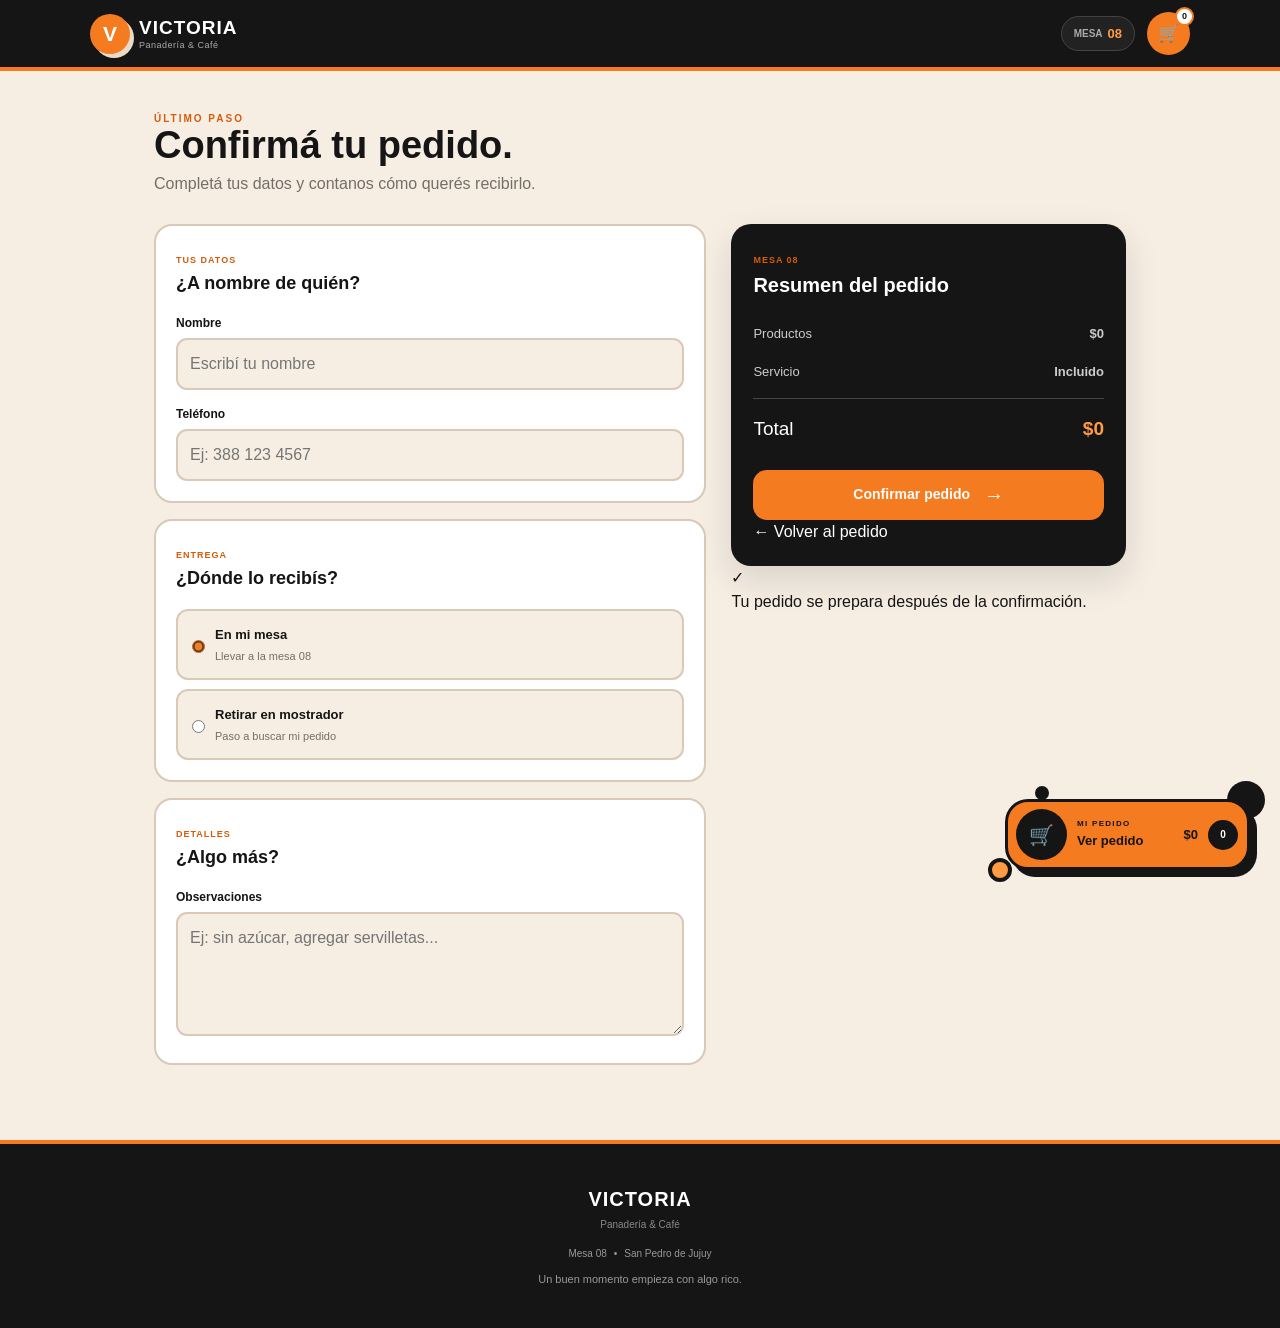
<file: templates/checkout.html>
<!DOCTYPE html>
<html lang="es">
<head>
<meta charset="UTF-8">
<meta name="viewport" content="width=device-width, initial-scale=1.0">
<title>Victoria | Confirmar pedido</title>
<link rel="stylesheet" href="../static/css/style.css">
</head>

<body>

<header class="header">

    <a href="index.html" class="logo">
        <div class="logo-icon">V</div>

        <div class="logo-text">
            <strong>VICTORIA</strong>
            <span>Panadería & Café</span>
        </div>
    </a>

    <div class="mesa">
        <span>MESA</span>
        <strong>08</strong>
    </div>

    <a href="carrito.html" class="carrito">
        <span class="carrito-icono">🛒</span>
        <span class="carrito-contador" id="contador-carrito">0</span>
    </a>

</header>


<main>

    <section class="checkout">

        <div class="checkout-header">

            <span class="etiqueta">ÚLTIMO PASO</span>

            <h1>Confirmá tu pedido.</h1>

            <p>
                Completá tus datos y contanos cómo querés recibirlo.
            </p>

        </div>


        <div class="checkout-contenido">

            <form class="formulario-checkout" id="formulario-checkout">

                <div class="bloque-formulario">

                    <span class="producto-categoria">
                        TUS DATOS
                    </span>

                    <h2>¿A nombre de quién?</h2>

                    <div class="campo">

                        <label for="nombre">
                            Nombre
                        </label>

                        <input
                            type="text"
                            id="nombre"
                            name="nombre"
                            placeholder="Escribí tu nombre"
                            required
                        >

                    </div>


                    <div class="campo">

                        <label for="telefono">
                            Teléfono
                        </label>

                        <input
                            type="tel"
                            id="telefono"
                            name="telefono"
                            placeholder="Ej: 388 123 4567"
                            required
                        >

                    </div>

                </div>


                <div class="bloque-formulario">

                    <span class="producto-categoria">
                        ENTREGA
                    </span>

                    <h2>¿Dónde lo recibís?</h2>

                    <div class="opciones-entrega">

                        <label class="opcion-entrega">

                            <input
                                type="radio"
                                name="entrega"
                                value="mesa"
                                checked
                            >

                            <span class="opcion-contenido">

                                <strong>
                                    En mi mesa
                                </strong>

                                <small>
                                    Llevar a la mesa 08
                                </small>

                            </span>

                        </label>


                        <label class="opcion-entrega">

                            <input
                                type="radio"
                                name="entrega"
                                value="retirar"
                            >

                            <span class="opcion-contenido">

                                <strong>
                                    Retirar en mostrador
                                </strong>

                                <small>
                                    Paso a buscar mi pedido
                                </small>

                            </span>

                        </label>

                    </div>

                </div>


                <div class="bloque-formulario">

                    <span class="producto-categoria">
                        DETALLES
                    </span>

                    <h2>¿Algo más?</h2>

                    <div class="campo">

                        <label for="observaciones">
                            Observaciones
                        </label>

                        <textarea
                            id="observaciones"
                            name="observaciones"
                            rows="4"
                            placeholder="Ej: sin azúcar, agregar servilletas..."
                        ></textarea>

                    </div>

                </div>

            </form>


            <aside class="resumen-checkout">

                <div class="resumen-caja">

                    <div class="resumen-cabecera">

                        <span class="producto-categoria">
                            MESA 08
                        </span>

                        <h2>Resumen del pedido</h2>

                    </div>


                    <div
                        class="resumen-items"
                        id="resumen-checkout"
                    >

                        <div class="resumen-item">

                            <div>

                                <strong>Café</strong>

                                <span>
                                    1 × $2.500
                                </span>

                            </div>

                            <strong>
                                $2.500
                            </strong>

                        </div>


                        <div class="resumen-item">

                            <div>

                                <strong>Medialunas</strong>

                                <span>
                                    2 × $1.800
                                </span>

                            </div>

                            <strong>
                                $3.600
                            </strong>

                        </div>

                    </div>


                    <div class="resumen-linea">

                        <span>Productos</span>

                        <strong id="subtotal-checkout">
                            $6.100
                        </strong>

                    </div>


                    <div class="resumen-linea">

                        <span>Servicio</span>

                        <strong>
                            Incluido
                        </strong>

                    </div>


                    <div class="resumen-separador"></div>


                    <div class="resumen-total">

                        <span>Total</span>

                        <strong id="total-checkout">
                            $6.100
                        </strong>

                    </div>


                    <button
                        type="submit"
                        form="formulario-checkout"
                        class="btn-principal btn-confirmar"
                        id="confirmar-pedido"
                    >
                        Confirmar pedido
                        <span>→</span>
                    </button>


                    <a
                        href="carrito.html"
                        class="volver-carrito"
                    >
                        ← Volver al pedido
                    </a>

                </div>


                <div class="checkout-seguridad">

                    <span>✓</span>

                    <p>
                        Tu pedido se prepara después de la confirmación.
                    </p>

                </div>

            </aside>

        </div>

    </section>

</main>


<div class="pedido-flotante">

    <a href="carrito.html" class="pedido-boton">

        <span class="pedido-circulo">
            🛒
        </span>

        <span class="pedido-texto">
            <small>MI PEDIDO</small>
            <strong>Ver pedido</strong>
        </span>

        <span
            class="pedido-total"
            id="pedido-total"
        >
            $6.100
        </span>

        <span
            class="pedido-contador"
            id="pedido-contador"
        >
            3
        </span>

    </a>

    <span class="pedido-decoracion pedido-decoracion-1"></span>
    <span class="pedido-decoracion pedido-decoracion-2"></span>
    <span class="pedido-decoracion pedido-decoracion-3"></span>

</div>


<div
    class="modal-confirmacion"
    id="modal-confirmacion"
>

    <div class="modal-contenido">

        <div class="modal-icono">
            ✓
        </div>

        <span class="etiqueta">
            PEDIDO CONFIRMADO
        </span>

        <h2>¡Pedido recibido!</h2>

        <p>
            Tu pedido fue registrado correctamente.
        </p>

        <div class="numero-pedido">

            <span>Pedido</span>

            <strong id="numero-pedido">
                #001
            </strong>

        </div>

        <a
            href="index.html"
            class="btn-principal"
        >
            Volver al inicio
        </a>

    </div>

</div>


<footer class="footer">

    <div class="footer-logo">
        <strong>VICTORIA</strong>
        <span>Panadería & Café</span>
    </div>

    <div class="footer-info">
        <span>Mesa 08</span>
        <span>•</span>
        <span>San Pedro de Jujuy</span>
    </div>

    <p>
        Un buen momento empieza con algo rico.
    </p>

</footer>


<script src="../static/js/app.js"></script>

</body>
</html>
</file>
<file: static/css/style.css>
:root{
    --naranja:#f47b20;
    --naranja-claro:#ff9a45;
    --naranja-oscuro:#d45d0b;
    --negro:#151515;
    --negro-suave:#222;
    --crema:#f6eee3;
    --crema-oscuro:#eadbc8;
    --blanco:#fff;
    --gris:#d8cec2;
    --gris-medio:#756e67;
    --borde:#d8c9b8;
    --verde:#27834b;
    --sombra:0 14px 35px rgba(21,21,21,.13);
}

*{
    margin:0;
    padding:0;
    box-sizing:border-box;
}

html{
    scroll-behavior:smooth;
}

body{
    font-family:Arial,Helvetica,sans-serif;
    background:var(--crema);
    color:var(--negro);
    line-height:1.5;
    padding-bottom:25px;
}

a{
    color:inherit;
    text-decoration:none;
}

button,
input,
textarea{
    font:inherit;
}

button{
    cursor:pointer;
}

img{
    display:block;
    width:100%;
    object-fit:cover;
}


/* =========================
   HEADER
========================= */

.header{
    min-height:70px;
    padding:12px 5%;
    display:flex;
    align-items:center;
    gap:12px;
    background:var(--negro);
    color:var(--blanco);
    border-bottom:4px solid var(--naranja);
    position:sticky;
    top:0;
    z-index:100;
}

.logo{
    display:flex;
    align-items:center;
    gap:9px;
}

.logo-icon{
    width:40px;
    height:40px;
    display:flex;
    align-items:center;
    justify-content:center;
    flex:none;
    border-radius:50%;
    background:var(--naranja);
    color:var(--blanco);
    font-size:21px;
    font-weight:900;
    box-shadow:4px 4px 0 var(--crema-oscuro);
}

.logo-text{
    display:flex;
    flex-direction:column;
    line-height:1;
}

.logo-text strong{
    font-size:19px;
    letter-spacing:1px;
}

.logo-text span{
    margin-top:4px;
    color:#aaa;
    font-size:9px;
    letter-spacing:.5px;
}

.mesa{
    margin-left:auto;
    padding:7px 12px;
    display:flex;
    align-items:center;
    gap:5px;
    background:var(--negro-suave);
    border:1px solid #444;
    border-radius:20px;
    color:#aaa;
    font-size:10px;
    font-weight:700;
}

.mesa strong{
    color:var(--naranja-claro);
    font-size:13px;
}

.carrito{
    width:43px;
    height:43px;
    display:flex;
    align-items:center;
    justify-content:center;
    position:relative;
    flex:none;
    border-radius:50%;
    background:var(--naranja);
    transition:.2s;
}

.carrito:hover{
    background:var(--naranja-claro);
    transform:translateY(-2px);
}

.carrito-icono{
    font-size:17px;
}

.carrito-contador{
    position:absolute;
    top:-5px;
    right:-4px;
    min-width:19px;
    height:19px;
    padding:0 4px;
    display:flex;
    align-items:center;
    justify-content:center;
    border-radius:50%;
    background:var(--blanco);
    color:var(--negro);
    border:2px solid var(--naranja);
    font-size:9px;
    font-weight:900;
}


/* =========================
   BOTONES
========================= */

.btn-principal{
    width:max-content;
    min-height:50px;
    padding:0 23px;
    display:inline-flex;
    align-items:center;
    justify-content:center;
    gap:14px;
    border:2px solid var(--naranja);
    border-radius:14px;
    background:var(--naranja);
    color:var(--blanco);
    font-size:14px;
    font-weight:900;
    box-shadow:5px 5px 0 var(--negro);
    transition:.2s;
}

.btn-principal span{
    font-size:20px;
    line-height:1;
}

.btn-principal:hover{
    background:var(--negro);
    border-color:var(--negro);
    box-shadow:5px 5px 0 var(--naranja);
    transform:translate(-2px,-2px);
}


/* =========================
   HERO
========================= */

.bienvenida{
    max-width:1150px;
    margin:auto;
    padding:35px 5% 45px;
}

.bienvenida-contenido{
    display:flex;
    flex-direction:column;
    gap:4px;
}

.etiqueta,
.experiencia-etiqueta,
.titulo-seccion > span{
    display:block;
    color:var(--naranja-oscuro);
    font-size:10px;
    font-weight:900;
    letter-spacing:2px;
}

.saludo{
    margin-top:10px;
    color:var(--gris-medio);
    font-size:14px;
}

.bienvenida h1{
    max-width:650px;
    margin-top:4px;
    font-size:clamp(42px,9vw,76px);
    line-height:.95;
    letter-spacing:-3px;
}

.bienvenida h1 span{
    color:var(--naranja);
}

.descripcion{
    max-width:520px;
    margin:20px 0 23px;
    color:var(--gris-medio);
    font-size:15px;
}

.bienvenida-imagen{
    height:310px;
    margin-top:35px;
    overflow:hidden;
    position:relative;
    border:5px solid var(--negro);
    border-radius:32px 12px 32px 12px;
    background:var(--negro);
    box-shadow:10px 10px 0 var(--naranja);
}

.bienvenida-imagen img{
    width:100%;
    height:100%;
    object-fit:cover;
}

.bienvenida-imagen::before{
    content:"";
    width:120px;
    height:120px;
    position:absolute;
    right:-45px;
    top:-45px;
    z-index:2;
    border-radius:50%;
    background:var(--naranja);
    border:12px solid rgba(255,255,255,.15);
}

.bienvenida-imagen::after{
    content:"";
    width:55px;
    height:55px;
    position:absolute;
    left:25px;
    bottom:25px;
    z-index:2;
    border-radius:50%;
    background:var(--negro);
    border:8px solid rgba(244,123,32,.75);
}


/* =========================
   SECCIONES
========================= */

.categorias,
.destacados,
.beneficios{
    max-width:1150px;
    margin:auto;
    padding:45px 5%;
}

.titulo-seccion{
    margin-bottom:23px;
}

.titulo-seccion h2{
    margin-top:6px;
    font-size:29px;
    line-height:1.05;
    letter-spacing:-1px;
}

.subtitulo{
    color:var(--gris-medio);
    font-size:14px;
}


/* =========================
   CATEGORÍAS
========================= */

.categorias-grid{
    display:grid;
    grid-template-columns:1fr 1fr;
    gap:12px;
}

.categoria{
    min-height:115px;
    padding:18px;
    display:grid;
    grid-template-columns:50px 1fr 22px;
    align-items:center;
    gap:12px;
    border:2px solid var(--negro);
    border-radius:24px;
    background:var(--negro);
    color:var(--blanco);
    transition:.25s;
}

.categoria:nth-child(2),
.categoria:nth-child(4){
    background:var(--naranja);
    border-color:var(--naranja);
    color:var(--blanco);
}

.categoria:nth-child(3){
    background:var(--crema-oscuro);
    border-color:var(--crema-oscuro);
    color:var(--negro);
}

.categoria:hover{
    transform:translateY(-5px);
    box-shadow:7px 7px 0 var(--naranja);
}

.categoria-icono{
    width:50px;
    height:50px;
    display:flex;
    align-items:center;
    justify-content:center;
    border-radius:50%;
    background:var(--naranja);
    color:var(--blanco);
    font-size:22px;
}

.categoria:nth-child(2) .categoria-icono,
.categoria:nth-child(4) .categoria-icono{
    background:var(--negro);
}

.categoria:nth-child(3) .categoria-icono{
    background:var(--negro);
}

.categoria strong{
    display:block;
    font-size:14px;
}

.categoria span{
    display:block;
    margin-top:3px;
    opacity:.65;
    font-size:10px;
}

.categoria b{
    font-size:18px;
}


/* =========================
   PRODUCTOS
========================= */

.destacados{
    padding-top:25px;
}

.destacados-titulo{
    display:flex;
    align-items:flex-end;
    justify-content:space-between;
    gap:15px;
}

.ver-todos{
    flex:none;
    padding:9px 14px;
    border-radius:12px;
    background:var(--negro);
    color:var(--blanco);
    font-size:11px;
    font-weight:900;
    transition:.2s;
}

.ver-todos:hover{
    background:var(--naranja);
}

.productos-grid{
    display:grid;
    grid-template-columns:1fr 1fr;
    gap:14px;
}

.producto{
    overflow:hidden;
    background:var(--blanco);
    border:2px solid var(--borde);
    border-radius:20px;
    transition:.25s;
}

.producto:hover{
    border-color:var(--naranja);
    transform:translateY(-5px);
    box-shadow:var(--sombra);
}

.producto-imagen{
    height:160px;
    position:relative;
    background:var(--crema-oscuro);
}

.producto-imagen img{
    height:100%;
}

.producto-tag{
    position:absolute;
    top:10px;
    left:10px;
    padding:5px 9px;
    border-radius:8px;
    background:var(--negro);
    color:var(--blanco);
    font-size:9px;
    font-weight:900;
    text-transform:uppercase;
}

.producto-info{
    padding:14px;
}

.producto-categoria{
    color:var(--naranja-oscuro);
    font-size:9px;
    font-weight:900;
    letter-spacing:1px;
}

.producto-info h3{
    margin-top:4px;
    font-size:16px;
}

.producto-footer{
    margin-top:13px;
    display:flex;
    align-items:center;
    justify-content:space-between;
    gap:10px;
}

.producto-footer strong{
    color:var(--naranja-oscuro);
    font-size:16px;
}

.btn-agregar{
    width:38px;
    height:38px;
    border:0;
    border-radius:50%;
    background:var(--negro);
    color:var(--blanco);
    font-size:20px;
    font-weight:900;
    transition:.2s;
}

.btn-agregar:hover{
    background:var(--naranja);
    transform:rotate(90deg) scale(1.08);
}


/* =========================
   EXPERIENCIA
========================= */

.experiencia{
    padding:55px 5%;
    position:relative;
    overflow:hidden;
    background:var(--negro);
    color:var(--blanco);
}

.experiencia::before{
    content:"";
    width:230px;
    height:230px;
    position:absolute;
    right:-100px;
    top:-90px;
    border-radius:50%;
    background:var(--naranja);
}

.experiencia::after{
    content:"";
    width:120px;
    height:120px;
    position:absolute;
    left:-55px;
    bottom:-50px;
    border:20px solid var(--naranja);
    border-radius:50%;
}

.experiencia-contenido,
.pasos{
    position:relative;
    z-index:2;
    max-width:1100px;
    margin-left:auto;
    margin-right:auto;
}

.experiencia-etiqueta{
    color:var(--naranja-claro);
}

.experiencia h2{
    margin:8px 0 13px;
    font-size:clamp(38px,8vw,65px);
    line-height:.95;
    letter-spacing:-2px;
}

.experiencia h2 span{
    color:var(--naranja);
}

.experiencia-contenido p{
    max-width:530px;
    color:#aaa;
    font-size:14px;
}

.pasos{
    margin-top:38px;
    display:grid;
    gap:18px;
}

.paso{
    padding:18px 0;
    display:flex;
    gap:15px;
    border-top:1px solid #3b3b3b;
}

.paso span{
    color:var(--naranja-claro);
    font-size:12px;
    font-weight:900;
}

.paso strong{
    font-size:15px;
}

.paso p{
    margin-top:3px;
    color:#999;
    font-size:12px;
}


/* =========================
   BENEFICIOS
========================= */

.beneficios{
    display:grid;
    gap:13px;
}

.beneficio{
    padding:23px;
    background:var(--blanco);
    border-radius:18px;
    border:2px solid var(--borde);
    border-top:5px solid var(--naranja);
    box-shadow:0 5px 18px rgba(21,21,21,.05);
}

.beneficio:nth-child(2){
    border-top-color:var(--negro);
}

.beneficio strong{
    color:var(--naranja);
    font-size:11px;
}

.beneficio h3{
    margin:5px 0;
    font-size:16px;
}

.beneficio p{
    color:var(--gris-medio);
    font-size:12px;
}


/* =========================
   PEDIDO FLOTANTE
========================= */

.pedido-flotante{
    position:fixed;
    right:18px;
    bottom:18px;
    z-index:200;
}

.pedido-boton{
    min-width:245px;
    min-height:67px;
    padding:7px 9px 7px 8px;
    display:flex;
    align-items:center;
    gap:10px;
    position:relative;
    border:3px solid var(--negro);
    border-radius:23px;
    background:var(--naranja);
    color:var(--negro);
    box-shadow:7px 7px 0 var(--negro);
    transition:.25s;
}

.pedido-boton:hover{
    transform:translateY(-4px);
    box-shadow:7px 11px 0 var(--negro);
}

.pedido-circulo{
    width:51px;
    height:51px;
    display:flex;
    align-items:center;
    justify-content:center;
    flex:none;
    border-radius:50%;
    background:var(--negro);
    color:var(--blanco);
    font-size:20px;
}

.pedido-texto{
    min-width:75px;
    display:flex;
    flex-direction:column;
    line-height:1.1;
}

.pedido-texto small{
    font-size:8px;
    font-weight:900;
    letter-spacing:1.3px;
}

.pedido-texto strong{
    margin-top:5px;
    font-size:13px;
}

.pedido-total{
    margin-left:auto;
    font-size:13px;
    font-weight:900;
}

.pedido-contador{
    width:30px;
    height:30px;
    display:flex;
    align-items:center;
    justify-content:center;
    flex:none;
    border-radius:50%;
    background:var(--negro);
    color:var(--blanco);
    font-size:10px;
    font-weight:900;
}

.pedido-decoracion{
    position:absolute;
    border-radius:50%;
    pointer-events:none;
    z-index:-1;
}

.pedido-decoracion-1{
    width:38px;
    height:38px;
    right:-15px;
    top:-18px;
    background:var(--negro);
}

.pedido-decoracion-2{
    width:24px;
    height:24px;
    left:-17px;
    bottom:-12px;
    background:var(--naranja-claro);
    border:4px solid var(--negro);
}

.pedido-decoracion-3{
    width:14px;
    height:14px;
    left:30px;
    top:-13px;
    background:var(--negro);
}


/* =========================
   CATÁLOGO
========================= */

.catalogo-header{
    max-width:1150px;
    margin:auto;
    padding:40px 5% 20px;
}

.catalogo-header h1{
    font-size:38px;
    line-height:1;
}

.catalogo-header p{
    margin-top:9px;
    color:var(--gris-medio);
}

.buscador{
    max-width:1150px;
    margin:auto;
    padding:0 5% 20px;
}

.buscador label{
    display:block;
    margin-bottom:7px;
    font-size:12px;
    font-weight:900;
}

.buscador input{
    width:100%;
    min-height:48px;
    padding:0 15px;
    border:2px solid var(--borde);
    border-radius:13px;
    outline:none;
    background:var(--blanco);
}

.buscador input:focus{
    border-color:var(--naranja);
}

.filtros{
    max-width:1150px;
    margin:auto;
    padding:0 5% 25px;
    display:flex;
    gap:8px;
    overflow-x:auto;
}

.filtros button{
    flex:none;
    padding:9px 15px;
    border:2px solid var(--borde);
    border-radius:20px;
    background:var(--blanco);
    font-size:11px;
    font-weight:800;
}

.filtros button:hover,
.filtros button.activo{
    border-color:var(--naranja);
    background:var(--naranja);
    color:var(--blanco);
}

.categoria-productos{
    max-width:1150px;
    margin:auto;
    padding:15px 5% 40px;
}

.categoria-productos h2{
    margin-bottom:16px;
    font-size:25px;
}


/* =========================
   CARRITO
========================= */

.pedido-header{
    max-width:1150px;
    margin:auto;
    padding:40px 5% 20px;
}

.pedido-header h1{
    font-size:38px;
    line-height:1;
}

.pedido-header p{
    margin-top:8px;
    color:var(--gris-medio);
}

.pedido-contenido{
    max-width:1150px;
    margin:auto;
    padding:0 5% 40px;
    display:grid;
    gap:25px;
}

.pedido-productos > h2{
    margin-bottom:15px;
    font-size:20px;
}

.item-carrito{
    padding:14px 0;
    display:flex;
    gap:12px;
    border-bottom:2px solid var(--borde);
}

.item-imagen{
    width:85px;
    height:85px;
    flex:none;
    overflow:hidden;
    border-radius:15px;
    background:var(--crema-oscuro);
}

.item-imagen img{
    height:100%;
}

.item-info{
    flex:1;
    min-width:0;
}

.item-superior{
    display:flex;
    justify-content:space-between;
    gap:10px;
}

.item-superior h3{
    font-size:15px;
}

.btn-eliminar{
    border:0;
    background:none;
    color:#999;
    font-size:18px;
}

.btn-eliminar:hover{
    color:var(--naranja);
}

.item-inferior{
    margin-top:13px;
    display:flex;
    align-items:center;
    justify-content:space-between;
}

.cantidad{
    display:flex;
    align-items:center;
    overflow:hidden;
    border:2px solid var(--borde);
    border-radius:20px;
    background:var(--blanco);
}

.cantidad-btn{
    width:33px;
    height:33px;
    border:0;
    background:var(--crema-oscuro);
    font-weight:900;
}

.cantidad span{
    min-width:30px;
    text-align:center;
    font-size:12px;
    font-weight:800;
}

.item-subtotal{
    color:var(--naranja-oscuro);
    font-size:14px;
    font-weight:900;
}

.resumen-caja{
    padding:22px;
    border-radius:20px;
    background:var(--negro);
    color:var(--blanco);
    box-shadow:var(--sombra);
}

.resumen-caja h2{
    margin-bottom:15px;
    font-size:20px;
}

.resumen-linea,
.resumen-total{
    padding:9px 0;
    display:flex;
    justify-content:space-between;
    gap:10px;
    font-size:13px;
    color:#ccc;
}

.resumen-total{
    margin-top:8px;
    padding-top:16px;
    border-top:1px solid #444;
    color:var(--blanco);
    font-size:19px;
}

.resumen-total strong{
    color:var(--naranja-claro);
}

.btn-checkout,
.btn-confirmar{
    width:100%;
    min-height:50px;
    margin-top:17px;
    border:0;
    border-radius:14px;
    background:var(--naranja);
    color:var(--blanco);
    font-weight:900;
}

.btn-checkout:hover,
.btn-confirmar:hover{
    background:var(--naranja-claro);
}

.nota-pedido,
.seguridad-pedido{
    margin-top:12px;
    color:#999;
    font-size:10px;
    text-align:center;
}

.pedido-vacio{
    padding:40px 15px;
    text-align:center;
    color:var(--gris-medio);
}


/* =========================
   CHECKOUT
========================= */

.checkout{
    max-width:1150px;
    margin:auto;
    padding:40px 5%;
}

.checkout-header{
    margin-bottom:28px;
}

.checkout-header h1{
    font-size:38px;
    line-height:1;
}

.checkout-header p{
    margin-top:8px;
    color:var(--gris-medio);
}

.checkout-contenido{
    display:grid;
    gap:25px;
}

.formulario-checkout{
    display:flex;
    flex-direction:column;
    gap:16px;
}

.bloque-formulario{
    padding:20px;
    border:2px solid var(--borde);
    border-radius:18px;
    background:var(--blanco);
}

.bloque-formulario h2{
    margin-bottom:17px;
    font-size:18px;
}

.campo{
    margin-bottom:15px;
}

.campo:last-child{
    margin-bottom:0;
}

.campo label{
    display:block;
    margin-bottom:6px;
    font-size:12px;
    font-weight:900;
}

.campo input,
.campo textarea{
    width:100%;
    padding:12px;
    border:2px solid var(--borde);
    border-radius:11px;
    outline:none;
    background:var(--crema);
}

.campo input{
    min-height:46px;
}

.campo input:focus,
.campo textarea:focus{
    border-color:var(--naranja);
}

.opciones-entrega{
    display:flex;
    flex-direction:column;
    gap:9px;
}

.opcion-entrega{
    display:flex;
    gap:10px;
    padding:14px;
    border:2px solid var(--borde);
    border-radius:12px;
    background:var(--crema);
}

.opcion-entrega input{
    margin-top:4px;
    accent-color:var(--naranja);
}

.opcion-contenido{
    display:flex;
    flex-direction:column;
}

.opcion-contenido strong{
    font-size:13px;
}

.opcion-contenido small{
    margin-top:3px;
    color:var(--gris-medio);
    font-size:11px;
}

.resumen-titulo{
    display:flex;
    align-items:center;
    justify-content:space-between;
    gap:10px;
}

.resumen-titulo h2{
    margin-bottom:15px;
}

.resumen-titulo a{
    color:var(--naranja-claro);
    font-size:11px;
    font-weight:900;
}

.resumen-item{
    padding:9px 0;
    display:flex;
    justify-content:space-between;
    border-bottom:1px solid #444;
    font-size:12px;
}

.resumen-item-info{
    display:flex;
    gap:7px;
}

.resumen-cantidad{
    color:var(--naranja-claro);
    font-weight:900;
}


/* =========================
   MODAL
========================= */

.modal-confirmacion{
    position:fixed;
    inset:0;
    z-index:300;
    display:none;
    align-items:center;
    justify-content:center;
    padding:20px;
    background:rgba(0,0,0,.78);
}

.modal-confirmacion.activo{
    display:flex;
}

.modal-contenido{
    width:100%;
    max-width:400px;
    padding:35px 25px;
    border-top:6px solid var(--naranja);
    border-radius:22px;
    background:var(--crema);
    text-align:center;
    box-shadow:var(--sombra);
}

.modal-icono{
    width:62px;
    height:62px;
    margin:0 auto 15px;
    display:flex;
    align-items:center;
    justify-content:center;
    border-radius:50%;
    background:var(--naranja);
    color:var(--blanco);
    font-size:28px;
    font-weight:900;
}

.modal-contenido h2{
    margin-bottom:7px;
    font-size:27px;
}

.modal-contenido p{
    color:var(--gris-medio);
    font-size:13px;
}

.numero-pedido{
    margin:20px 0;
    padding:13px;
    border-radius:10px;
    background:var(--negro);
    color:var(--blanco);
    font-size:13px;
}

.numero-pedido strong{
    color:var(--naranja-claro);
}


/* =========================
   FOOTER
========================= */

.footer{
    margin-top:35px;
    padding:40px 5%;
    background:var(--negro);
    color:#999;
    text-align:center;
    border-top:4px solid var(--naranja);
}

.footer-logo{
    display:flex;
    flex-direction:column;
    align-items:center;
    gap:3px;
    color:var(--blanco);
}

.footer-logo strong{
    font-size:20px;
    letter-spacing:1px;
}

.footer-logo span{
    color:#888;
    font-size:10px;
}

.footer-info{
    margin-top:14px;
    display:flex;
    justify-content:center;
    gap:7px;
    font-size:10px;
}

.footer p{
    margin-top:10px;
    font-size:11px;
}


/* =========================
   TABLET
========================= */

@media(min-width:700px){

    .header{
        padding-left:7%;
        padding-right:7%;
    }

    .bienvenida{
        padding-top:60px;
    }

    .bienvenida-contenido{
        display:grid;
        grid-template-columns:1fr 1fr;
        align-items:center;
        gap:50px;
    }

    .bienvenida-imagen{
        height:410px;
        margin-top:0;
    }

    .categorias-grid{
        grid-template-columns:repeat(5,1fr);
    }

    .categoria{
        min-height:170px;
        padding:17px 12px;
        display:flex;
        flex-direction:column;
        justify-content:center;
        text-align:center;
        border-radius:45% 45% 42% 42%;
    }

    .categoria-icono{
        margin-bottom:10px;
    }

    .categoria span{
        margin-top:5px;
    }

    .categoria b{
        margin-top:8px;
    }

    .productos-grid{
        grid-template-columns:repeat(3,1fr);
    }

    .producto-imagen{
        height:190px;
    }

    .pasos{
        grid-template-columns:repeat(3,1fr);
        gap:30px;
    }

    .beneficios{
        grid-template-columns:repeat(3,1fr);
    }

    .pedido-contenido{
        grid-template-columns:1.5fr 1fr;
        align-items:start;
    }

    .checkout-contenido{
        grid-template-columns:1.4fr 1fr;
        align-items:start;
    }

}


/* =========================
   DESKTOP
========================= */

@media(min-width:1024px){

    body{
        padding-bottom:0;
    }

    .header{
        padding-left:8%;
        padding-right:8%;
    }

    .bienvenida,
    .categorias,
    .destacados{
        padding-left:0;
        padding-right:0;
    }

    .bienvenida{
        padding-top:80px;
    }

    .categorias,
    .destacados,
    .beneficios{
        padding-top:70px;
        padding-bottom:70px;
    }

    .experiencia{
        padding-top:75px;
        padding-bottom:75px;
    }

    .pedido-flotante{
        right:30px;
        bottom:30px;
    }

}


/* =========================
   PANTALLAS GRANDES
========================= */

@media(min-width:1200px){

    .header{
        padding-left:calc((100% - 1100px)/2);
        padding-right:calc((100% - 1100px)/2);
    }

    .bienvenida,
    .categorias,
    .destacados,
    .beneficios{
        max-width:1100px;
    }

    .pedido-header,
    .pedido-contenido,
    .checkout,
    .catalogo-header,
    .buscador,
    .filtros,
    .categoria-productos{
        max-width:1100px;
    }

}
</file>
